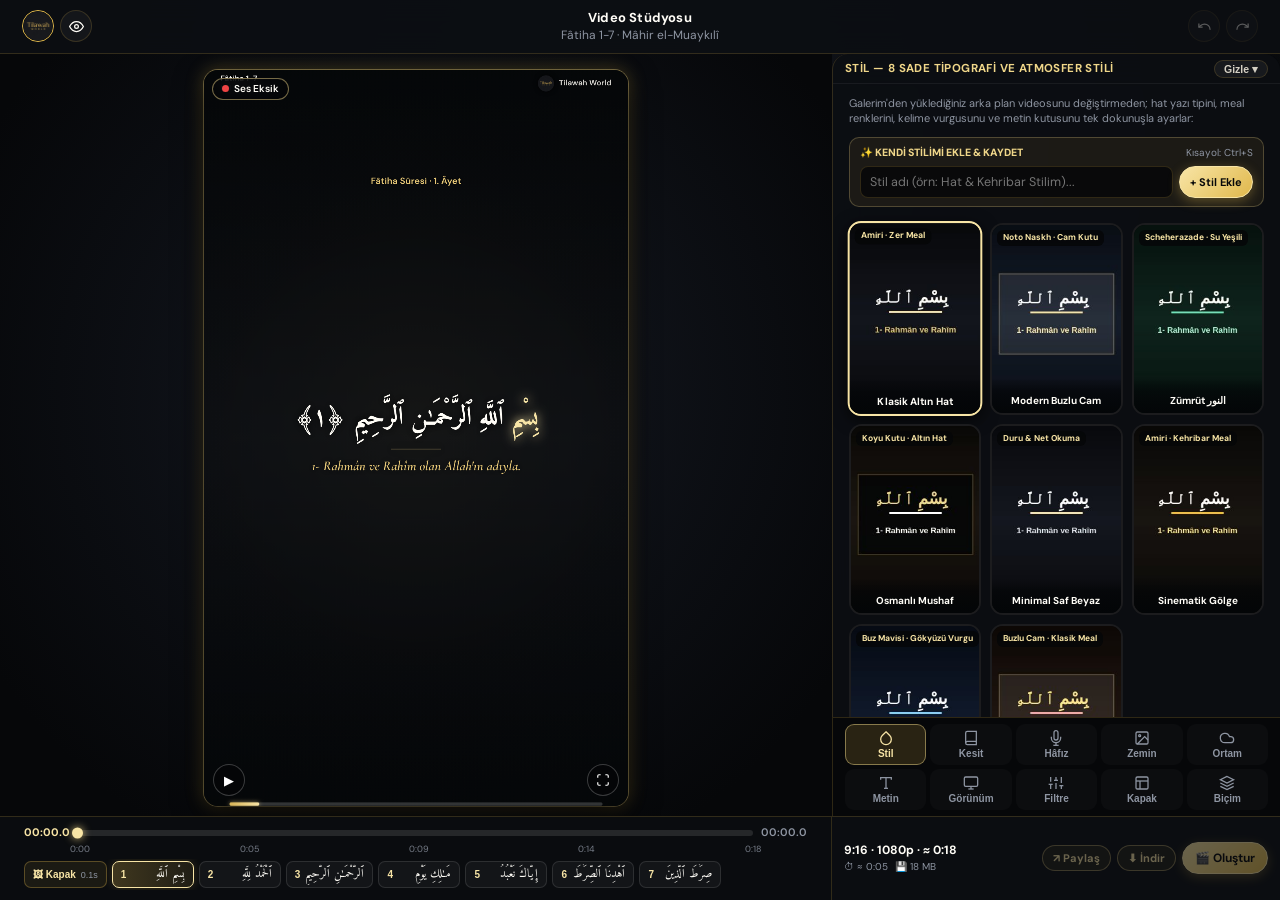
<file: index.html>
<!DOCTYPE html>
<html lang="tr" dir="ltr" data-theme="black">
<head>
  <meta charset="UTF-8" />
  <meta name="viewport" content="width=device-width, initial-scale=1.0, maximum-scale=1.0, user-scalable=no, viewport-fit=cover" />
  <meta name="theme-color" content="#060709" />
  <meta name="apple-mobile-web-app-capable" content="yes" />
  <meta name="apple-mobile-web-app-status-bar-style" content="black-translucent" />
  <meta name="description" content="Tilawah World — Profesyonel Kur'ân-ı Kerîm Tilâveti Video Stüdyosu. Kendi videolarınızla 9:16 Reels, Shorts, TikTok ve YouTube için kelime vurgulu tilâvet videoları üretin." />
  <title>Tilawah World — Kur'ân Tilâveti Video Stüdyosu</title>

  <link rel="manifest" href="manifest.json" />
  <link rel="icon" type="image/png" sizes="192x192" href="icons/icon-192.png" />
  <link rel="apple-touch-icon" sizes="180x180" href="icons/icon-180.png" />

  <link rel="preconnect" href="https://fonts.googleapis.com" />
  <link rel="preconnect" href="https://fonts.gstatic.com" crossorigin />
  <link href="https://fonts.googleapis.com/css2?family=Amiri:ital,wght@0,400;0,700;1,400&family=Cormorant+Garamond:ital,wght@0,500;0,600;0,700;1,600&family=DM+Sans:ital,opsz,wght@0,9..40,400;0,9..40,500;0,9..40,600;0,9..40,700;1,9..40,400&family=Noto+Naskh+Arabic:wght@500;600;700&family=Scheherazade+New:wght@400;700&family=Source+Sans+3:ital,wght@0,400;0,600;0,700;1,400&display=swap" rel="stylesheet" />

  <link rel="stylesheet" href="css/styles.css" />
</head>
<body>
  <!-- Splash Screen -->
  <div id="pwaSplash" class="pwa-splash" aria-hidden="true">
    <div class="splash-logo-wrap">
      <div class="splash-crescent-ring"></div>
      <img id="splashLogoImg" src="icons/logo.png" alt="Tilawah World" class="splash-logo" />
    </div>
    <div class="splash-bismillah">﷽</div>
    <div style="font-size:15px;font-weight:700;color:var(--gold-light);letter-spacing:0.6px;">TİLAWAH WORLD</div>
    <div style="font-size:11.5px;color:var(--text-muted);">Profesyonel Tilâvet Video Stüdyosu</div>
  </div>

  <div class="app-shell">
    <!-- Service Worker Update Notification -->
    <div id="swUpdateBanner" class="sw-banner" role="status">
      <span>✨ Yeni stüdyo sürümü hazır.</span>
      <button id="btnSwReload" type="button" class="btn btn-gold btn-sm">Yenile</button>
    </div>

    <!-- Top Studio Header -->
    <header class="app-header">
      <div class="header-left">
        <img id="headerLogoImg" src="icons/logo.png" alt="Tilawah World" class="brand-logo-mini" title="Temayı Değiştir (Siyah / Zümrüt / Gece)" />
        <button id="btnToggleCleanUI" type="button" class="icon-action-btn" title="Temiz Önizleme (Tuval Üstü Butonları Gizle/Göster)">
          <svg width="15" height="15" viewBox="0 0 24 24" fill="none" stroke="currentColor" stroke-width="2"><path d="M1 12s4-8 11-8 11 8 11 8-4 8-11 8-11-8-11-8z"/><circle cx="12" cy="12" r="3"/></svg>
        </button>
      </div>

      <div class="header-center">
        <div class="header-main-title">Video Stüdyosu</div>
        <div id="headerProjectSummary" class="header-sub-summary">Fâtiha 1-7 · Mâhir el-Muaykılî</div>
      </div>

      <div class="header-right">
        <button id="btnUndo" type="button" class="icon-action-btn" title="Geri Al (Undo)" disabled>
          <svg width="15" height="15" viewBox="0 0 24 24" fill="none" stroke="currentColor" stroke-width="2"><path d="M3 7v6h6"/><path d="M21 17a9 9 0 0 0-9-9 9 9 0 0 0-6 2.3L3 13"/></svg>
        </button>
        <button id="btnRedo" type="button" class="icon-action-btn" title="İleri Al (Redo)" disabled>
          <svg width="15" height="15" viewBox="0 0 24 24" fill="none" stroke="currentColor" stroke-width="2"><path d="M21 7v6h-6"/><path d="M3 17a9 9 0 0 1 9-9 9 9 0 0 1 6 2.3l3 2.7"/></svg>
        </button>
      </div>
    </header>

    <!-- Always-Visible Top Stage & Full-Bleed 9:16 Canvas Preview -->
    <main id="stageArea" class="stage-area">
      <div id="canvasWrap" class="canvas-container">
        <canvas id="studioCanvas" width="1080" height="1920" title="Yazıyı taşımak için parmağınızla sürükleyin"></canvas>

        <!-- Stage Status Pill -->
        <div class="stage-badge">
          <span id="stageSpinner" class="crescent-spinner" style="display:none;"></span>
          <span id="recDot" class="rec-dot"></span>
          <span id="stageStatusLabel">Hazır</span>
        </div>

        <!-- Drag Position Indicator Pill -->
        <div id="stageDragHint" class="stage-drag-hint">✥ Konum: X 0% · Y 0%</div>

        <!-- On-Canvas Play & Fullscreen Buttons -->
        <button id="btnPlayPreview" type="button" class="canvas-corner-btn canvas-play-btn" title="Önizle / Durdur" disabled>
          <span id="lblPlayBtn">▶</span>
        </button>
        <button id="btnFullscreenPreview" type="button" class="canvas-corner-btn canvas-fs-btn" title="Paneli Kapat / Geniş Önizleme">
          <svg width="14" height="14" viewBox="0 0 24 24" fill="none" stroke="currentColor" stroke-width="2"><path d="M8 3H5a2 2 0 0 0-2 2v3m18 0V5a2 2 0 0 0-2-2h-3m0 18h3a2 2 0 0 0 2-2v-3M3 16v3a2 2 0 0 0 2 2h3"/></svg>
        </button>
      </div>
    </main>

    <!-- Unified Studio Timeline + [🖼 Kapak] & Ayah Blocks -->
    <section class="timeline-area" aria-label="Zaman Çizelgesi ve Âyet Şeridi">
      <div class="timeline-scrubber-row">
        <span id="lblCurrentTime" class="tl-time-cur tabular-nums">00:00.0</span>
        <div class="progress-track" id="progressBarTrack" title="Zaman çubuğu">
          <div id="progressBarFill" class="progress-fill"></div>
        </div>
        <span id="lblTotalDuration" class="tl-time-tot tabular-nums">00:00.0</span>
      </div>

      <div class="timeline-ruler-row tabular-nums">
        <span id="tlRuler0">0:00</span>
        <span id="tlRuler1">0:05</span>
        <span id="tlRuler2">0:10</span>
        <span id="tlRuler3">0:15</span>
        <span id="tlRuler4">0:20</span>
      </div>

      <div id="ayahTimelineStrip" class="ayah-timeline-strip"></div>
    </section>

    <!-- Contextual Tool Drawer -->
    <section id="toolDrawer" class="tool-drawer" aria-label="Stüdyo Ayar Çekmecesi">
      <div class="drawer-top-bar">
        <span id="drawerTitle" class="drawer-title">STİL — 8 SADE TİPOGRAFİ VE ATMOSFER STİLİ</span>
        <button id="btnCloseDrawer" type="button" class="drawer-close-btn">Gizle ▾</button>
      </div>

      <div class="drawer-body">
        <!-- 1. STİL (8 Clean Typography & Studio Atmosphere Styles — Zero Geometric/Gradient Shapes!) -->
        <div id="tab-stil" class="tab-pane active">
          <div style="font-size:11px;color:var(--text-muted);margin-bottom:2px;">
            Galerim'den yüklediğiniz arka plan videosunu değiştirmeden; hat yazı tipini, meal renklerini, kelime vurgusunu ve metin kutusunu tek dokunuşla ayarlar:
          </div>
          <div id="stylePresetGrid" class="zemin-grid"></div>
        </div>

        <!-- 2. KESİT -->
        <div id="tab-kesit" class="tab-pane">
          <div class="glass-card">
            <div class="field-label">
              <span>Sûre ve Âyet Aralığı</span>
              <span id="lblAudioReadyState" style="font-size:10px;color:var(--gold-bright);">Hazırlanıyor...</span>
            </div>

            <div class="grid-2">
              <input id="inpSurahSearch" type="search" class="input-box" placeholder="🔍 Sûre ara (Yasin, Mülk, 36)..." />
              <select id="selSurah" class="select-box" aria-label="Sûre Seçimi"></select>
            </div>

            <div style="display:flex;align-items:flex-end;gap:6px;">
              <div style="flex:1;">
                <label for="selAyahStart" style="font-size:10px;color:var(--text-muted);display:block;margin-bottom:2px;">Başlangıç Âyeti</label>
                <select id="selAyahStart" class="select-box tabular-nums"></select>
              </div>
              <div style="flex:1;">
                <label for="selAyahEnd" style="font-size:10px;color:var(--text-muted);display:block;margin-bottom:2px;">Bitiş Âyeti</label>
                <select id="selAyahEnd" class="select-box tabular-nums"></select>
              </div>
              <button id="btnAyahMinus" type="button" class="btn btn-sm" title="Bitiş âyetini 1 azalt" style="height:33px;">-1 Âyet</button>
              <button id="btnAyahPlus" type="button" class="btn btn-sm" title="Bitiş âyetini 1 artır" style="height:33px;">+1 Âyet</button>
            </div>

            <div>
              <label for="selBismillahMode" style="font-size:10px;color:var(--text-muted);display:block;margin-bottom:2px;">Besmele Gösterimi (1. Âyetlerde)</label>
              <select id="selBismillahMode" class="select-box">
                <option value="separate">Üstte Zarif Besmele Tacı Göster</option>
                <option value="first_only">Sadece Sûrenin 1. Âyetinde Göster</option>
                <option value="strip">Besmele Satırını Gizle</option>
              </select>
            </div>

            <div id="ayahAudioAlertBox" class="alert-box error">
              <div style="font-weight:700;">⚠️ Bazı âyetlerin ses dosyası indirilemedi:</div>
              <div id="ayahAudioFailList"></div>
              <div style="display:flex;gap:6px;margin-top:3px;">
                <button id="btnRetryFailedAudio" type="button" class="btn btn-sm">🔄 Tekrar Dene</button>
                <button id="btnContinueTextOnly" type="button" class="btn btn-gold btn-sm">📝 Sadece Metin İle Devam Et</button>
              </div>
            </div>
          </div>

          <div class="glass-card">
            <div class="field-label">Bilinen Kesitler (Tek Dokunuşla Yükle)</div>
            <div id="knownExcerptsList" class="sebat-list"></div>
          </div>
        </div>

        <!-- 3. HÂFIZ -->
        <div id="tab-hafiz" class="tab-pane">
          <div style="display:flex;gap:6px;align-items:center;">
            <input id="inpReciterSearch" type="search" class="input-box" placeholder="🔍 Hâfız ara (Mahir, Afasi, Şureym, Husari)..." />
          </div>
          <div id="recitersListWrap" class="sebat-list"></div>
        </div>

        <!-- 4. ZEMİN (SADECE GALERİM + Dakika:Saniye 00:30-01:45 Video Kırpma + Hız + Ayna + Kendi Sesi!) -->
        <div id="tab-zemin" class="tab-pane">
          <div class="subtab-bar" data-subtab-group="zemin">
            <button type="button" class="subtab-btn active" data-subtab="zemin-galeri">📂 Galerim</button>
            <button type="button" class="subtab-btn" data-subtab="zemin-kesit">✂️ Video Aralığı (00:30–01:45)</button>
            <button type="button" class="subtab-btn" data-subtab="zemin-konum">📐 Hız &amp; Konum</button>
          </div>

          <!-- Zemin Sub-tab 1: Sadece Galerim -->
          <div id="subtab-zemin-galeri" class="subtab-pane active" data-subtab-group="zemin">
            <div class="glass-card">
              <div style="display:flex;align-items:center;justify-content:space-between;gap:6px;">
                <span class="field-label" id="lblGalleryCountTitle">GALERİM (KENDİ VİDEO &amp; GÖRSELLERİM)</span>
                <div style="display:flex;gap:6px;">
                  <label for="inpUploadMedia" class="btn btn-gold btn-sm" style="cursor:pointer;margin:0;">
                    + Video / Görsel Yükle
                    <input id="inpUploadMedia" type="file" accept="*/*" multiple style="display:none;" />
                  </label>
                  <button id="btnClearGallery" type="button" class="btn btn-danger btn-sm" title="Galerim'deki yüklemeleri temizle">Temizle</button>
                </div>
              </div>

              <div id="zeminGrid" class="zemin-grid"></div>

              <div style="display:flex;gap:6px;padding-top:4px;border-top:1px solid rgba(255,255,255,0.06);">
                <input id="inpDirectMediaUrl" type="url" class="input-box" placeholder="Veya doğrudan MP4 video / görsel URL yapıştırın..." />
                <button id="btnAddDirectMediaUrl" type="button" class="btn btn-sm">Ekle</button>
              </div>
            </div>
          </div>

          <!-- Zemin Sub-tab 2: Dakika:Saniye (00:30 - 01:45) Video Aralığı Seçici -->
          <div id="subtab-zemin-kesit" class="subtab-pane" data-subtab-group="zemin">
            <div class="glass-card">
              <div class="field-label">
                <span>✂️ Video Zaman Aralığı (Örn: 00:30 – 01:45)</span>
                <span id="lblBgVideoTotalDur" style="color:var(--gold-bright);">Video bekleniyor</span>
              </div>

              <div style="font-size:11px;color:var(--text-muted);">
                Galerim'den yüklediğiniz videonun istediğiniz dakika ve saniye aralığını arka plan olarak kullanın:
              </div>

              <div class="grid-2">
                <div>
                  <label for="inpTrimStartMMSS" style="font-size:10px;color:var(--text-muted);display:block;margin-bottom:2px;">Başlangıç (Dk:Sn)</label>
                  <input id="inpTrimStartMMSS" type="text" class="input-box tabular-nums" value="00:00" placeholder="Örn: 00:30" />
                </div>
                <div>
                  <label for="inpTrimEndMMSS" style="font-size:10px;color:var(--text-muted);display:block;margin-bottom:2px;">Bitiş (Dk:Sn · 00:00=Sonu)</label>
                  <input id="inpTrimEndMMSS" type="text" class="input-box tabular-nums" value="00:00" placeholder="Örn: 01:45" />
                </div>
              </div>

              <div class="slider-row">
                <div class="slider-header">
                  <span>Başlangıç Noktası Kaydırıcısı</span>
                  <span id="valTrimStartLabel" class="slider-val" data-reset-target="rngTrimStartSec" data-reset-val="0">00:00</span>
                </div>
                <input id="rngTrimStartSec" type="range" min="0" max="300" step="1" value="0" />
              </div>

              <div class="slider-row">
                <div class="slider-header">
                  <span>Bitiş Noktası Kaydırıcısı (0 = Videonun Sonu)</span>
                  <span id="valTrimEndLabel" class="slider-val" data-reset-target="rngTrimEndSec" data-reset-val="0">Tamamı</span>
                </div>
                <input id="rngTrimEndSec" type="range" min="0" max="300" step="1" value="0" />
              </div>

              <div class="sebat-btn-group">
                <button id="btnSetTrimStartNow" type="button" class="btn btn-sm" style="flex:1;">⏱ Şu Anı Başlangıç Yap</button>
                <button id="btnSetTrimEndNow" type="button" class="btn btn-sm" style="flex:1;">⏱ Şu Anı Bitiş Yap</button>
                <button id="btnResetTrimRange" type="button" class="btn btn-sm">↺ Tamamı</button>
              </div>

              <label class="toggle-row">
                <span>Seçili aralık başa dönerken yumuşak geçiş yap</span>
                <input id="chkVideoSmoothLoop" type="checkbox" class="switch-chk" checked />
              </label>
            </div>
          </div>

          <!-- Zemin Sub-tab 3: Video Hızı, Kendi Sesi, Ayna & Konum -->
          <div id="subtab-zemin-konum" class="subtab-pane" data-subtab-group="zemin">
            <div class="glass-card">
              <div class="field-label">Arka Plan Videosu Hızı (Ağır Çekim / Normal)</div>
              <div class="sebat-btn-group" id="bgVideoSpeedGroup">
                <button type="button" class="sebat-opt-btn" data-vspeed="0.5">0.5x Ağır</button>
                <button type="button" class="sebat-opt-btn" data-vspeed="0.75">0.75x Yavaş</button>
                <button type="button" class="sebat-opt-btn active" data-vspeed="1">1.0x Normal</button>
                <button type="button" class="sebat-opt-btn" data-vspeed="1.25">1.25x Hızlı</button>
              </div>

              <div class="slider-row" style="margin-top:2px;">
                <div class="slider-header">
                  <span>Videonun Kendi Sesini Kullan (Kayda Girer)</span>
                  <span id="valZeminVideoVol" class="slider-val" data-reset-target="rngZeminVideoVol" data-reset-val="0">%0 (Sessiz)</span>
                </div>
                <input id="rngZeminVideoVol" type="range" min="0" max="100" step="5" value="0" />
              </div>

              <label class="toggle-row">
                <span>↔ Videoyu / Görseli Yatay Çevir (Ayna Modu)</span>
                <input id="chkBgMirror" type="checkbox" class="switch-chk" />
              </label>

              <div class="slider-row">
                <div class="slider-header">
                  <span>Yakınlaştırma (Zoom)</span>
                  <span id="valBgZoom" class="slider-val" data-reset-target="rngBgZoom" data-reset-val="100">1.00x</span>
                </div>
                <input id="rngBgZoom" type="range" min="100" max="180" step="2" value="100" />
              </div>

              <div class="grid-2">
                <div class="slider-row">
                  <div class="slider-header">
                    <span>Yatay Kaydırma (X)</span>
                    <span id="valBgPanX" class="slider-val" data-reset-target="rngBgPanX" data-reset-val="0">0%</span>
                  </div>
                  <input id="rngBgPanX" type="range" min="-35" max="35" step="1" value="0" />
                </div>
                <div class="slider-row">
                  <div class="slider-header">
                    <span>Dikey Kaydırma (Y)</span>
                    <span id="valBgPanY" class="slider-val" data-reset-target="rngBgPanY" data-reset-val="0">0%</span>
                  </div>
                  <input id="rngBgPanY" type="range" min="-35" max="35" step="1" value="0" />
                </div>
              </div>
            </div>
          </div>
        </div>

        <!-- 5. ORTAM -->
        <div id="tab-ortam" class="tab-pane">
          <div class="glass-card">
            <div class="slider-row">
              <div class="slider-header">
                <span>Ortam Sesi Seviyesi</span>
                <span id="valAmbientVol" class="slider-val" data-reset-target="rngAmbientVol" data-reset-val="22">%22</span>
              </div>
              <input id="rngAmbientVol" type="range" min="0" max="100" step="1" value="22" />
            </div>
          </div>

          <div id="ambientSoundList" class="sebat-list"></div>

          <div class="glass-card">
            <div class="field-label">Kıraat, Zemin Sesi &amp; Geçiş Ayarları</div>
            <div class="slider-row">
              <div class="slider-header">
                <span>Hâfız Kıraat Ses Seviyesi</span>
                <span id="valReciterVol" class="slider-val" data-reset-target="rngReciterVol" data-reset-val="100">%100</span>
              </div>
              <input id="rngReciterVol" type="range" min="20" max="100" step="2" value="100" />
            </div>

            <div class="grid-2">
              <div>
                <label for="selVideoAudioMode" style="font-size:10px;color:var(--text-muted);display:block;margin-bottom:2px;">Zemin Videosu Sesi</label>
                <select id="selVideoAudioMode" class="select-box">
                  <option value="muted">Sessiz</option>
                  <option value="mix">Kıraatle Miksle (Kayda Girer)</option>
                </select>
              </div>
              <div class="slider-row" style="justify-content:flex-end;">
                <div class="slider-header">
                  <span>Zemin Video Sesi</span>
                  <span id="valBgVideoVol" class="slider-val" data-reset-target="rngBgVideoVol" data-reset-val="0">%0</span>
                </div>
                <input id="rngBgVideoVol" type="range" min="0" max="100" step="5" value="0" />
              </div>
            </div>

            <div class="slider-row">
              <div class="slider-header">
                <span>Âyet Arası Boşluk Kırpma (Gapless)</span>
                <span id="valGaplessTrim" class="slider-val" data-reset-target="rngGaplessTrim" data-reset-val="0.25">0.25 sn</span>
              </div>
              <input id="rngGaplessTrim" type="range" min="0" max="0.9" step="0.05" value="0.25" />
            </div>

            <div class="grid-2">
              <div>
                <label for="selSmoothFadeOut" style="font-size:10px;color:var(--text-muted);display:block;margin-bottom:2px;">Video Sonu Kapanış</label>
                <select id="selSmoothFadeOut" class="select-box">
                  <option value="on">Yumuşak Kapanış (1.2sn Fade)</option>
                  <option value="off">Anında Bitir</option>
                </select>
              </div>
              <div>
                <label for="selAudioFailPolicy" style="font-size:10px;color:var(--text-muted);display:block;margin-bottom:2px;">Ses İndirilemezse</label>
                <select id="selAudioFailPolicy" class="select-box">
                  <option value="strict">Uyarı Ver &amp; Bekle</option>
                  <option value="text_only">Otomatik Metin Moduna Geç</option>
                </select>
              </div>
            </div>
          </div>
        </div>

        <!-- 6. METİN (Hap Alt Sekmeli: [Arapça Hat] · [Türkçe Meal] · [İngilizce Meal] · [Kelime Vurgusu]) -->
        <div id="tab-metin" class="tab-pane">
          <div class="subtab-bar" data-subtab-group="metin">
            <button type="button" class="subtab-btn active" data-subtab="metin-ar">Arapça Hat</button>
            <button type="button" class="subtab-btn" data-subtab="metin-tr">Türkçe Meal</button>
            <button type="button" class="subtab-btn" data-subtab="metin-en">İngilizce Meal</button>
            <button type="button" class="subtab-btn" data-subtab="metin-hl">Kelime Vurgusu</button>
          </div>

          <!-- Sub-tab 1: Arapça Hat -->
          <div id="subtab-metin-ar" class="subtab-pane active" data-subtab-group="metin">
            <div class="glass-card">
              <div class="field-label">Arapça Hat Yazı Tipi</div>
              <div class="sebat-btn-group" id="arabicFontGroup">
                <button type="button" class="sebat-opt-btn active" data-arfont="Amiri" style="font-family:'Amiri',serif;font-size:15px;">Amiri Klasik</button>
                <button type="button" class="sebat-opt-btn" data-arfont="Scheherazade New" style="font-family:'Scheherazade New',serif;font-size:15px;">Scheherazade</button>
                <button type="button" class="sebat-opt-btn" data-arfont="Noto Naskh Arabic" style="font-family:'Noto Naskh Arabic',serif;font-size:14px;">Noto Naskh</button>
              </div>

              <div class="field-label" style="margin-top:2px;">
                <span>Arapça Renk</span>
                <span id="lblArabicColorName" style="color:var(--text-main);">Fildişi</span>
              </div>
              <div style="display:flex;align-items:center;gap:8px;">
                <div id="arabicColorSwatches" class="swatch-row" style="flex:1;"></div>
                <input id="inpArabicColor" type="color" value="#FFFDF7" class="color-picker-mini" title="Özel Arapça Rengi Seç" />
              </div>

              <div class="slider-row">
                <div class="slider-header">
                  <span>Arapça Hat Boyutu</span>
                  <span id="valArabicSize" class="slider-val" data-reset-target="rngArabicSize" data-reset-val="44">44 px</span>
                </div>
                <input id="rngArabicSize" type="range" min="26" max="76" step="1" value="44" />
              </div>

              <div class="grid-2">
                <div class="slider-row">
                  <div class="slider-header">
                    <span>Harf Aralığı</span>
                    <span id="valArabicLetterSpacing" class="slider-val" data-reset-target="rngArabicLetterSpacing" data-reset-val="0">0 px</span>
                  </div>
                  <input id="rngArabicLetterSpacing" type="range" min="0" max="6" step="0.5" value="0" />
                </div>
                <div class="slider-row">
                  <div class="slider-header">
                    <span>Metin Gölgesi</span>
                    <span id="valTextShadow" class="slider-val" data-reset-target="rngTextShadow" data-reset-val="14">14 px</span>
                  </div>
                  <input id="rngTextShadow" type="range" min="0" max="32" step="2" value="14" />
                </div>
              </div>
            </div>
          </div>

          <!-- Sub-tab 2: Türkçe Meal -->
          <div id="subtab-metin-tr" class="subtab-pane" data-subtab-group="metin">
            <div class="glass-card">
              <div class="field-label">Türkçe Meal Kaynağı</div>
              <div class="sebat-btn-group" id="mealEditionGroup">
                <button type="button" class="sebat-opt-btn active" data-edition="tr.diyanet">Diyanet İşleri</button>
                <button type="button" class="sebat-opt-btn" data-edition="tr.yazir">Elmalılı Hamdi Yazır</button>
                <button type="button" class="sebat-opt-btn" data-edition="tr.vakfi">Diyanet Vakfı</button>
              </div>

              <div class="field-label" style="margin-top:2px;">Meal Yazı Stili</div>
              <div class="sebat-btn-group" id="mealStyleGroup">
                <button type="button" class="sebat-opt-btn" data-mstyle="sade">Sade</button>
                <button type="button" class="sebat-opt-btn" data-mstyle="kitap">Kitap</button>
                <button type="button" class="sebat-opt-btn" data-mstyle="klasik">Klasik</button>
                <button type="button" class="sebat-opt-btn" data-mstyle="italik">İtalik</button>
                <button type="button" class="sebat-opt-btn active" data-mstyle="zarif">Zarif</button>
                <button type="button" class="sebat-opt-btn" data-mstyle="edebi">Edebî</button>
              </div>

              <div class="field-label" style="margin-top:2px;">
                <span>Türkçe Meal Rengi</span>
                <span id="lblMealColorName" style="color:var(--text-main);">Zer Altın</span>
              </div>
              <div style="display:flex;align-items:center;gap:8px;">
                <div id="mealColorSwatches" class="swatch-row" style="flex:1;"></div>
                <input id="inpMealColor" type="color" value="#E8C978" class="color-picker-mini" title="Özel Türkçe Meal Rengi Seç" />
              </div>

              <div class="slider-row">
                <div class="slider-header">
                  <span>Türkçe Meal Yazı Boyutu</span>
                  <span id="valMealSize" class="slider-val" data-reset-target="rngMealSize" data-reset-val="23">23 px</span>
                </div>
                <input id="rngMealSize" type="range" min="14" max="42" step="1" value="23" />
              </div>

              <div class="field-label" style="margin-top:2px;">Âyet Numarası Biçimi (Türkçe &amp; İngilizce Mealde)</div>
              <div class="sebat-btn-group" id="mealNumFormatGroup">
                <button type="button" class="sebat-opt-btn active" data-numfmt="hyphen">1- Meal</button>
                <button type="button" class="sebat-opt-btn" data-numfmt="dot">1. Meal</button>
                <button type="button" class="sebat-opt-btn" data-numfmt="bracket">[1] Meal</button>
                <button type="button" class="sebat-opt-btn" data-numfmt="none">Numarasız</button>
              </div>
            </div>
          </div>

          <!-- Sub-tab 3: İngilizce Meal -->
          <div id="subtab-metin-en" class="subtab-pane" data-subtab-group="metin">
            <div class="glass-card">
              <label class="toggle-row">
                <span>Videoda İngilizce Meali Göster (Sahih International)</span>
                <input id="chkShowEnMealQuick" type="checkbox" class="switch-chk" />
              </label>

              <div class="field-label" style="margin-top:2px;">
                <span>İngilizce Meal Rengi</span>
                <span id="lblEnColorName" style="color:var(--text-main);">Gümüş Gri</span>
              </div>
              <div style="display:flex;align-items:center;gap:8px;">
                <div id="enColorSwatches" class="swatch-row" style="flex:1;"></div>
                <input id="inpEnMealColor" type="color" value="#CBD5E1" class="color-picker-mini" title="Özel İngilizce Meal Rengi Seç" />
              </div>

              <div class="slider-row">
                <div class="slider-header">
                  <span>İngilizce Meal Yazı Boyutu</span>
                  <span id="valEnMealSize" class="slider-val" data-reset-target="rngEnMealSize" data-reset-val="18">18 px</span>
                </div>
                <input id="rngEnMealSize" type="range" min="12" max="34" step="1" value="18" />
              </div>

              <div style="font-size:11px;color:var(--text-muted);">
                💡 İngilizce mealin başında da seçtiğiniz biçimde (örn. <b>1- In the name of Allah...</b>) âyet numarası otomatik yer alır.
              </div>
            </div>
          </div>

          <!-- Sub-tab 4: Okunan Kelime Vurgusu -->
          <div id="subtab-metin-hl" class="subtab-pane" data-subtab-group="metin">
            <div class="glass-card">
              <div class="field-label">Okunan Kelime Vurgusu</div>
              <div class="sebat-btn-group" id="wordHighlightGroup">
                <button type="button" class="sebat-opt-btn active" data-wh="on">✨ Vurgulu (Kelime Takibi Açık)</button>
                <button type="button" class="sebat-opt-btn" data-wh="off">Normal (Vurgusuz)</button>
              </div>

              <div class="field-label" style="margin-top:2px;">
                <span>Okunan Kelime Vurgu Rengi</span>
                <span id="lblHighlightColorName" style="color:var(--text-main);">Altın Nûr</span>
              </div>
              <div style="display:flex;align-items:center;gap:8px;">
                <div id="highlightColorSwatches" class="swatch-row" style="flex:1;"></div>
                <input id="inpHighlightColor" type="color" value="#F8E5A6" class="color-picker-mini" title="Özel Kelime Vurgu Rengi Seç" />
              </div>

              <div class="field-label" style="margin-top:2px;">Vurgu Görünüm Stili</div>
              <div class="sebat-btn-group" id="highlightStyleGroup">
                <button type="button" class="sebat-opt-btn active" data-hlstyle="glow">Renk &amp; Işıma</button>
                <button type="button" class="sebat-opt-btn" data-hlstyle="underline">Alt Çizgi &amp; Işıma</button>
                <button type="button" class="sebat-opt-btn" data-hlstyle="pill_scale">Yumuşak Kutu &amp; Büyüme</button>
              </div>

              <div class="slider-row">
                <div class="slider-header">
                  <span>Kelime Senkron İnce Ayarı (Erken / Geç)</span>
                  <span id="valWordTimingOffset" class="slider-val" data-reset-target="rngWordTimingOffset" data-reset-val="0">0.00 sn</span>
                </div>
                <input id="rngWordTimingOffset" type="range" min="-0.5" max="0.5" step="0.05" value="0" />
              </div>
            </div>
          </div>
        </div>

        <!-- 7. GÖRÜNÜM -->
        <div id="tab-gorunum" class="tab-pane">
          <div class="glass-card">
            <div class="field-label">Altyazı &amp; Dil Düzeni</div>
            <div class="sebat-btn-group" id="subtitleModeGroup">
              <button type="button" class="sebat-opt-btn active" data-submode="tr">Arapça + Türkçe</button>
              <button type="button" class="sebat-opt-btn" data-submode="both">Arapça + TR + EN</button>
              <button type="button" class="sebat-opt-btn" data-submode="en">Arapça + İngilizce</button>
              <button type="button" class="sebat-opt-btn" data-submode="ar_only">Sadece Arapça</button>
              <button type="button" class="sebat-opt-btn" data-submode="meal_only">Sadece Meal</button>
              <button type="button" class="sebat-opt-btn" data-submode="blank">Metinsiz</button>
            </div>
          </div>

          <div class="glass-card">
            <div class="field-label">Video İçi Süre İlerleme Şeridi &amp; Sûre Başlığı</div>
            <div class="grid-2">
              <div>
                <label for="selInVideoProgressBar" style="font-size:10px;color:var(--text-muted);display:block;margin-bottom:2px;">Video İçi Süre Şeridi</label>
                <select id="selInVideoProgressBar" class="select-box">
                  <option value="bottom">Alt Kenarda İnce Altın Şerit</option>
                  <option value="under_text">Âyetin Altında Zarif Çizgi</option>
                  <option value="top">Üst Kenarda İnce Şerit</option>
                  <option value="off">Kapalı (Videoda Gösterme)</option>
                </select>
              </div>
              <div>
                <label for="selInVideoSurahHeader" style="font-size:10px;color:var(--text-muted);display:block;margin-bottom:2px;">Sûre &amp; Âyet Başlığı</label>
                <select id="selInVideoSurahHeader" class="select-box">
                  <option value="both">Ortada Sûre Şeridi + Sol Üst Köşe</option>
                  <option value="center_banner">Sadece Ortada Sûre &amp; Âyet Şeridi</option>
                  <option value="corner_only">Sadece Sol Üst Köşe Yazısı</option>
                  <option value="off">Gizle</option>
                </select>
              </div>
            </div>

            <div class="sebat-btn-group">
              <button type="button" id="btnCornerSurah" class="sebat-opt-btn active">Köşede Sûre</button>
              <button type="button" id="btnCornerAyahs" class="sebat-opt-btn active">Köşede Âyetler</button>
              <button type="button" id="btnCornerReciter" class="sebat-opt-btn active">Köşede Hâfız</button>
            </div>
          </div>

          <div class="glass-card">
            <div class="field-label">Metin Kutusu &amp; Okunabilirlik</div>
            <div class="sebat-btn-group" id="textBoxStyleGroup">
              <button type="button" class="sebat-opt-btn active" data-box="none">Kutusuz</button>
              <button type="button" class="sebat-opt-btn" data-box="frosted">Buzlu Cam</button>
              <button type="button" class="sebat-opt-btn" data-box="dark_pill">Koyu Kutu</button>
            </div>
            <div class="sebat-btn-group" id="textReadabilityGroup">
              <button type="button" class="sebat-opt-btn active" data-read="shadow">Gölge</button>
              <button type="button" class="sebat-opt-btn" data-read="outline">Dış Kontur</button>
              <button type="button" class="sebat-opt-btn" data-read="plain">Yumuşak</button>
            </div>
          </div>

          <div class="glass-card">
            <div class="field-label">Metin Konumu (Tuvalde Parmağınızla da Sürükleyebilirsiniz)</div>
            <div class="sebat-btn-group" id="textAlignPosGroup">
              <button type="button" class="sebat-opt-btn" data-pos="top">Üst</button>
              <button type="button" class="sebat-opt-btn active" data-pos="center">Orta</button>
              <button type="button" class="sebat-opt-btn" data-pos="bottom">Alt</button>
            </div>

            <div class="grid-2">
              <div class="slider-row">
                <div class="slider-header">
                  <span>Dikey Konum (Y)</span>
                  <span id="valTextOffsetY" class="slider-val" data-reset-target="rngTextOffsetY" data-reset-val="0">0%</span>
                </div>
                <input id="rngTextOffsetY" type="range" min="-30" max="30" step="1" value="0" />
              </div>
              <div class="slider-row">
                <div class="slider-header">
                  <span>Yatay Konum (X)</span>
                  <span id="valTextOffsetX" class="slider-val" data-reset-target="rngTextOffsetX" data-reset-val="0">0%</span>
                </div>
                <input id="rngTextOffsetX" type="range" min="-25" max="25" step="1" value="0" />
              </div>
            </div>

            <div>
              <label style="font-size:10px;color:var(--text-muted);display:block;margin-bottom:3px;">Âyet Geçiş Efekti</label>
              <div class="sebat-btn-group" id="transitionModeGroup">
                <button type="button" class="sebat-opt-btn active" data-trans="soft">Yumuşak Belirme</button>
                <button type="button" class="sebat-opt-btn" data-trans="slide">Yukarı Süzülme</button>
                <button type="button" class="sebat-opt-btn" data-trans="none">Anında</button>
              </div>
            </div>
          </div>
        </div>

        <!-- 8. FİLTRE -->
        <div id="tab-filtre" class="tab-pane">
          <div class="glass-card">
            <div class="slider-row">
              <div class="slider-header">
                <span>Karartma (Okunabilirlik İçin)</span>
                <span id="valBgDim" class="slider-val" data-reset-target="rngBgDim" data-reset-val="40">%40</span>
              </div>
              <input id="rngBgDim" type="range" min="0" max="85" step="1" value="40" />
            </div>

            <label class="toggle-row">
              <span>Zemin değiştiğinde karartma oranımı koru</span>
              <input id="chkLockBgDim" type="checkbox" class="switch-chk" />
            </label>

            <div class="slider-row">
              <div class="slider-header">
                <span>Arka Plan Bulanıklık (Blur)</span>
                <span id="valBgBlur" class="slider-val" data-reset-target="rngBgBlur" data-reset-val="0">%0</span>
              </div>
              <input id="rngBgBlur" type="range" min="0" max="20" step="1" value="0" />
            </div>

            <div class="grid-2">
              <div class="slider-row">
                <div class="slider-header">
                  <span>Parlaklık</span>
                  <span id="valBrightnessOffset" class="slider-val" data-reset-target="rngBrightnessOffset" data-reset-val="0">0</span>
                </div>
                <input id="rngBrightnessOffset" type="range" min="-40" max="40" step="2" value="0" />
              </div>

              <div class="slider-row">
                <div class="slider-header">
                  <span>Renk Sıcaklığı</span>
                  <span id="valBgWarmth" class="slider-val" data-reset-target="rngBgWarmth" data-reset-val="0">0</span>
                </div>
                <input id="rngBgWarmth" type="range" min="-50" max="50" step="2" value="0" />
              </div>
            </div>
          </div>

          <div class="glass-card">
            <div class="field-label">Atmosferik Parçacık Efekti</div>
            <div class="grid-2">
              <select id="selVisualEffect" class="select-box">
                <option value="none">Efekt Yok</option>
                <option value="rain">Rahmet Yağmuru</option>
                <option value="snow">Huzurlu Kar</option>
                <option value="dust">Altın Zerreler</option>
                <option value="sparks">Kıvılcım Korları</option>
                <option value="stars">Gece Yıldızları</option>
              </select>
              <div class="slider-row" style="justify-content:center;">
                <div class="slider-header">
                  <span>Yoğunluk</span>
                  <span id="valEffectIntensity" class="slider-val" data-reset-target="rngEffectIntensity" data-reset-val="65">%65</span>
                </div>
                <input id="rngEffectIntensity" type="range" min="15" max="100" step="5" value="65" />
              </div>
            </div>
          </div>
        </div>

        <!-- 9. KAPAK (Arapça & Türkçe Sûre Adı Ayrı Düzenleme + Mükerrer "Sûre" Engelleme!) -->
        <div id="tab-kapak" class="tab-pane">
          <div class="subtab-bar" data-subtab-group="kapak">
            <button type="button" class="subtab-btn active" data-subtab="kapak-text">Şablon &amp; Sûre Adı</button>
            <button type="button" class="subtab-btn" data-subtab="kapak-pos">Boyut &amp; Konum</button>
          </div>

          <!-- Sub-tab 1: Şablon & Arapça/Türkçe Sûre Adı Düzenleme -->
          <div id="subtab-kapak-text" class="subtab-pane active" data-subtab-group="kapak">
            <div class="glass-card">
              <div class="field-label">Kapak Şablonu (9 Tasarım)</div>
              <div id="coverTemplateChips" class="chip-scroll"></div>

              <div class="field-label" style="margin-top:2px;">Kapağın Âyeti</div>
              <div id="coverAyahCircles" class="circle-num-row tabular-nums"></div>

              <div class="grid-2">
                <div>
                  <div style="display:flex;align-items:center;justify-content:space-between;margin-bottom:2px;">
                    <label for="inpCoverSurahNameAr" style="font-size:10px;color:var(--text-muted);">Arapça Sûre Adı</label>
                    <label style="font-size:10px;color:var(--gold-light);display:flex;align-items:center;gap:3px;cursor:pointer;">
                      <input id="chkCoverShowArSurah" type="checkbox" checked /> Göster
                    </label>
                  </div>
                  <input id="inpCoverSurahNameAr" type="text" dir="rtl" class="input-box" style="font-family:'Amiri',serif;font-size:15px;" placeholder="الفاتحة" />
                </div>

                <div>
                  <div style="display:flex;align-items:center;justify-content:space-between;margin-bottom:2px;">
                    <label for="inpCoverSurahName" style="font-size:10px;color:var(--text-muted);">Türkçe Sûre Adı</label>
                    <label style="font-size:10px;color:var(--gold-light);display:flex;align-items:center;gap:3px;cursor:pointer;">
                      <input id="chkCoverShowTrSurah" type="checkbox" checked /> Göster
                    </label>
                  </div>
                  <div style="display:flex;gap:4px;">
                    <input id="inpCoverSurahName" type="text" class="input-box" placeholder="Fâtiha Sûresi" />
                    <button id="btnResetCoverSurahName" type="button" class="btn btn-sm" title="Arapça ve Türkçe sûre adını varsayılana sıfırla">↺</button>
                  </div>
                </div>
              </div>

              <div class="grid-2">
                <div>
                  <label for="inpCoverTitle" style="font-size:10px;color:var(--text-muted);display:block;margin-bottom:2px;">Özel Üst Başlık (Opsiyonel)</label>
                  <input id="inpCoverTitle" type="text" class="input-box" placeholder="Örn: Günün Âyeti..." />
                </div>
                <div>
                  <label for="inpCoverSubtitle" style="font-size:10px;color:var(--text-muted);display:block;margin-bottom:2px;">Özel Alt Başlık / Meal</label>
                  <input id="inpCoverSubtitle" type="text" class="input-box" placeholder="Boşsa âyet meali yazılır..." />
                </div>
              </div>

              <label class="toggle-row">
                <span>Sûre adı büyük gösterilsin</span>
                <input id="chkCoverLargeSurah" type="checkbox" class="switch-chk" checked />
              </label>
              <label class="toggle-row">
                <span>Videonun ilk 1.2 saniyesine kapak ekle</span>
                <input id="chkCoverWithVideo" type="checkbox" class="switch-chk" checked />
              </label>
              <label class="toggle-row">
                <span>Şu an tuvalde kapağı önizle</span>
                <input id="chkPreviewCoverNow" type="checkbox" class="switch-chk" />
              </label>
            </div>
          </div>

          <!-- Sub-tab 2: Kapak Boyut & Konum -->
          <div id="subtab-kapak-pos" class="subtab-pane" data-subtab-group="kapak">
            <div class="glass-card">
              <div class="field-label">Kapak Metin Boyutu ve Konumu (Tuvalde de Sürüklenebilir)</div>

              <div class="slider-row">
                <div class="slider-header">
                  <span>Kapak Yazı Boyutu Ölçeği</span>
                  <span id="valCoverScale" class="slider-val" data-reset-target="rngCoverScale" data-reset-val="100">%100</span>
                </div>
                <input id="rngCoverScale" type="range" min="60" max="160" step="5" value="100" />
              </div>

              <div class="grid-2">
                <div>
                  <label for="selCoverPos" style="font-size:10px;color:var(--text-muted);display:block;margin-bottom:2px;">Hızlı Hizalama</label>
                  <select id="selCoverPos" class="select-box">
                    <option value="top">Üst Bölge</option>
                    <option value="center" selected>Tam Merkez</option>
                    <option value="bottom">Alt Bölge</option>
                  </select>
                </div>
                <div>
                  <label for="selCoverBgOverride" style="font-size:10px;color:var(--text-muted);display:block;margin-bottom:2px;">Kapak Zemini</label>
                  <select id="selCoverBgOverride" class="select-box">
                    <option value="same">Video Zemini İle Aynı</option>
                    <option value="dark_emerald">Derin Zümrüt &amp; Altın</option>
                    <option value="pure_black">Saf Siyah &amp; Altın</option>
                    <option value="royal_navy">Gece Mavisi &amp; Altın</option>
                  </select>
                </div>
              </div>

              <div class="grid-2">
                <div class="slider-row">
                  <div class="slider-header">
                    <span>Dikey Konum (Y)</span>
                    <span id="valCoverOffsetY" class="slider-val" data-reset-target="rngCoverOffsetY" data-reset-val="0">0%</span>
                  </div>
                  <input id="rngCoverOffsetY" type="range" min="-35" max="35" step="1" value="0" />
                </div>
                <div class="slider-row">
                  <div class="slider-header">
                    <span>Yatay Konum (X)</span>
                    <span id="valCoverOffsetX" class="slider-val" data-reset-target="rngCoverOffsetX" data-reset-val="0">0%</span>
                  </div>
                  <input id="rngCoverOffsetX" type="range" min="-30" max="30" step="1" value="0" />
                </div>
              </div>

              <button id="btnDownloadCoverPng" type="button" class="btn btn-gold" style="width:100%;">🖼 Kapağı PNG Olarak İndir</button>
            </div>
          </div>
        </div>

        <!-- 10. BİÇİM -->
        <div id="tab-bicim" class="tab-pane">
          <div class="subtab-bar" data-subtab-group="bicim">
            <button type="button" class="subtab-btn active" data-subtab="bicim-res">Boyut &amp; Kalite</button>
            <button type="button" class="subtab-btn" data-subtab="bicim-logo">Logo &amp; İmza</button>
            <button type="button" class="subtab-btn" data-subtab="bicim-share">Ön Ayar &amp; Paylaş</button>
          </div>

          <!-- Sub-tab 1: Boyut & Kalite -->
          <div id="subtab-bicim-res" class="subtab-pane active" data-subtab-group="bicim">
            <div class="glass-card">
              <div class="field-label">Video En-Boy Oranı</div>
              <div class="sebat-list" id="ratioCardsList">
                <div class="sebat-list-item active" data-ratio="9:16">
                  <div class="sebat-item-left">
                    <div class="sebat-item-title">9:16 Dikey (Varsayılan)</div>
                    <div class="sebat-item-sub">Reels, Shorts, TikTok, Hikaye</div>
                  </div>
                  <span class="ratio-dot" style="color:var(--gold-bright);">●</span>
                </div>
                <div class="sebat-list-item" data-ratio="4:5">
                  <div class="sebat-item-left">
                    <div class="sebat-item-title">4:5 Portre</div>
                    <div class="sebat-item-sub">Instagram / Facebook Gönderi</div>
                  </div>
                  <span class="ratio-dot" style="color:var(--gold-bright);"></span>
                </div>
                <div class="sebat-list-item" data-ratio="1:1">
                  <div class="sebat-item-left">
                    <div class="sebat-item-title">1:1 Kare</div>
                    <div class="sebat-item-sub">Kare Akış &amp; WhatsApp</div>
                  </div>
                  <span class="ratio-dot" style="color:var(--gold-bright);"></span>
                </div>
                <div class="sebat-list-item" data-ratio="16:9">
                  <div class="sebat-item-left">
                    <div class="sebat-item-title">16:9 Yatay</div>
                    <div class="sebat-item-sub">YouTube, TV ve Sunum</div>
                  </div>
                  <span class="ratio-dot" style="color:var(--gold-bright);"></span>
                </div>
              </div>

              <div class="field-label" style="margin-top:2px;">Çözünürlük ve Kayıt Kalitesi</div>
              <div class="sebat-btn-group" id="qualityGroup">
                <button type="button" class="sebat-opt-btn" data-res="720">720p HD (Hızlı)</button>
                <button type="button" class="sebat-opt-btn active" data-res="1080">1080p Full HD (Keskin)</button>
              </div>

              <div class="grid-3">
                <div>
                  <label for="selBitrateMbps" style="font-size:10px;color:var(--text-muted);display:block;margin-bottom:2px;">Bitrate</label>
                  <select id="selBitrateMbps" class="select-box">
                    <option value="5">5 Mbps</option>
                    <option value="8" selected>8 Mbps</option>
                    <option value="12">12 Mbps</option>
                  </select>
                </div>
                <div>
                  <label for="selExportEngine" style="font-size:10px;color:var(--text-muted);display:block;margin-bottom:2px;">Kayıt Motoru</label>
                  <select id="selExportEngine" class="select-box">
                    <option value="auto" selected>Otomatik MP4</option>
                    <option value="webcodecs">H.264 Öncelikli</option>
                    <option value="mediarecorder">Standart</option>
                  </select>
                </div>
                <div>
                  <label for="selFileNameFormat" style="font-size:10px;color:var(--text-muted);display:block;margin-bottom:2px;">Dosya Adı</label>
                  <select id="selFileNameFormat" class="select-box">
                    <option value="surah_ayah_reciter" selected>Sûre_Âyet_Hâfız</option>
                    <option value="tilawah_date">Tilawah_Tarih</option>
                  </select>
                </div>
              </div>
            </div>
          </div>

          <!-- Sub-tab 2: Logo & İmza -->
          <div id="subtab-bicim-logo" class="subtab-pane" data-subtab-group="bicim">
            <div class="glass-card">
              <label class="toggle-row">
                <span>Videoda Logo ve İmza Göster (512px Net Kalite)</span>
                <input id="chkShowSignature" type="checkbox" class="switch-chk" checked />
              </label>

              <div class="grid-2">
                <div>
                  <label for="selLogoPos" style="font-size:10px;color:var(--text-muted);display:block;margin-bottom:2px;">Logo Konumu</label>
                  <select id="selLogoPos" class="select-box">
                    <option value="top-right" selected>Sağ Üst Köşe</option>
                    <option value="top-left">Sol Üst Köşe</option>
                    <option value="bottom-center">Alt Orta (Süre Şeridi Üstü)</option>
                    <option value="floating">Yüzen Filigran</option>
                    <option value="hidden">Gizle</option>
                  </select>
                </div>
                <div>
                  <label for="inpWatermarkText" style="font-size:10px;color:var(--text-muted);display:block;margin-bottom:2px;">Kanal / İmza Metni</label>
                  <input id="inpWatermarkText" type="text" class="input-box" value="Tilawah World" placeholder="Kanal veya sayfa adı..." />
                </div>
              </div>

              <div class="grid-2">
                <div class="slider-row">
                  <div class="slider-header">
                    <span>Logo Boyutu</span>
                    <span id="valLogoScale" class="slider-val" data-reset-target="rngLogoScale" data-reset-val="100">%100</span>
                  </div>
                  <input id="rngLogoScale" type="range" min="60" max="160" step="5" value="100" />
                </div>
                <div class="slider-row">
                  <div class="slider-header">
                    <span>Logo Saydamlığı</span>
                    <span id="valLogoOpacity" class="slider-val" data-reset-target="rngLogoOpacity" data-reset-val="90">%90</span>
                  </div>
                  <input id="rngLogoOpacity" type="range" min="20" max="100" step="5" value="90" />
                </div>
              </div>
            </div>
          </div>

          <!-- Sub-tab 3: Ön Ayar, Sosyal Medya Hashtag & Yedekleme -->
          <div id="subtab-bicim-share" class="subtab-pane" data-subtab-group="bicim">
            <div class="glass-card">
              <div style="display:flex;align-items:center;justify-content:space-between;">
                <span class="field-label">Sosyal Medya Açıklaması &amp; Etiketler</span>
                <div style="display:flex;gap:4px;">
                  <select id="selCaptionPlatform" class="select-box" style="width:auto;padding:3px 7px;font-size:11px;">
                    <option value="reels">Reels</option>
                    <option value="tiktok">TikTok</option>
                    <option value="shorts">Shorts</option>
                    <option value="youtube">YouTube</option>
                    <option value="whatsapp">WhatsApp</option>
                  </select>
                  <button id="btnCopyCaption" type="button" class="btn btn-sm">Kopyala</button>
                </div>
              </div>
              <textarea id="txtSocialCaption" class="textarea-box"></textarea>
            </div>

            <div class="glass-card">
              <div class="field-label">Kişisel Ön Ayarlarım (Presets)</div>
              <div style="display:flex;gap:6px;">
                <input id="inpNewPresetName" type="text" class="input-box" placeholder="Ön ayar adı (örn: Gece Reels)..." />
                <button id="btnSaveUserPreset" type="button" class="btn btn-gold btn-sm">Kaydet</button>
              </div>
              <div style="display:flex;gap:6px;">
                <select id="selUserPreset" class="select-box"></select>
                <button id="btnLoadUserPreset" type="button" class="btn btn-sm">Yükle</button>
              </div>
            </div>

            <div class="glass-card">
              <div class="field-label">Stüdyo Teması &amp; Veri Yönetimi</div>
              <div class="grid-2">
                <select id="selUiTheme" class="select-box">
                  <option value="black" selected>Siyah &amp; Altın (Varsayılan)</option>
                  <option value="emerald">Derin Zümrüt</option>
                  <option value="midnight">Gece Mavisi</option>
                </select>
                <button id="btnResetAllSettings" type="button" class="btn btn-danger btn-sm">Ayarları Sıfırla</button>
              </div>
              <div class="grid-2">
                <button id="btnExportSettingsJson" type="button" class="btn btn-sm">⬇ JSON Dışa Aktar</button>
                <label for="inpImportSettingsJson" class="btn btn-sm" style="cursor:pointer;">
                  ⬆ JSON İçe Aktar
                  <input id="inpImportSettingsJson" type="file" accept="application/json,.json" style="display:none;" />
                </label>
              </div>
              <div id="lblStorageStatsSummary" style="font-size:11px;color:var(--text-muted);"></div>
            </div>
          </div>
        </div>
      </div>
    </section>

    <!-- 2x5 (10-Tool) Studio Grid -->
    <nav class="tool-grid-10" aria-label="Stüdyo Araçları">
      <button type="button" class="tool-btn active" data-tab="stil">
        <svg viewBox="0 0 24 24" fill="none" stroke="currentColor"><path d="M12 2.69l5.66 5.66a8 8 0 1 1-11.31 0z"/></svg>
        <span>Stil</span>
      </button>
      <button type="button" class="tool-btn" data-tab="kesit">
        <svg viewBox="0 0 24 24" fill="none" stroke="currentColor"><path d="M4 19.5A2.5 2.5 0 0 1 6.5 17H20"/><path d="M6.5 2H20v20H6.5A2.5 2.5 0 0 1 4 19.5v-15A2.5 2.5 0 0 1 6.5 2z"/></svg>
        <span>Kesit</span>
      </button>
      <button type="button" class="tool-btn" data-tab="hafiz">
        <svg viewBox="0 0 24 24" fill="none" stroke="currentColor"><path d="M12 1a3 3 0 0 0-3 3v8a3 3 0 0 0 6 0V4a3 3 0 0 0-3-3z"/><path d="M19 10v2a7 7 0 0 1-14 0v-2"/><line x1="12" y1="19" x2="12" y2="23"/><line x1="8" y1="23" x2="16" y2="23"/></svg>
        <span>Hâfız</span>
      </button>
      <button type="button" class="tool-btn" data-tab="zemin">
        <svg viewBox="0 0 24 24" fill="none" stroke="currentColor"><rect x="3" y="3" width="18" height="18" rx="2"/><circle cx="8.5" cy="8.5" r="1.5"/><polyline points="21 15 16 10 5 21"/></svg>
        <span>Zemin</span>
      </button>
      <button type="button" class="tool-btn" data-tab="ortam">
        <svg viewBox="0 0 24 24" fill="none" stroke="currentColor"><path d="M17.5 19H9a7 7 0 1 1 6.71-9h1.79a4.5 4.5 0 1 1 0 9Z"/></svg>
        <span>Ortam</span>
      </button>
      <button type="button" class="tool-btn" data-tab="metin">
        <svg viewBox="0 0 24 24" fill="none" stroke="currentColor"><polyline points="4 7 4 4 20 4 20 7"/><line x1="9" y1="20" x2="15" y2="20"/><line x1="12" y1="4" x2="12" y2="20"/></svg>
        <span>Metin</span>
      </button>
      <button type="button" class="tool-btn" data-tab="gorunum">
        <svg viewBox="0 0 24 24" fill="none" stroke="currentColor"><rect x="2" y="3" width="20" height="14" rx="2"/><line x1="8" y1="21" x2="16" y2="21"/><line x1="12" y1="17" x2="12" y2="21"/></svg>
        <span>Görünüm</span>
      </button>
      <button type="button" class="tool-btn" data-tab="filtre">
        <svg viewBox="0 0 24 24" fill="none" stroke="currentColor"><line x1="4" y1="21" x2="4" y2="14"/><line x1="4" y1="10" x2="4" y2="3"/><line x1="12" y1="21" x2="12" y2="12"/><line x1="12" y1="8" x2="12" y2="3"/><line x1="20" y1="21" x2="20" y2="16"/><line x1="20" y1="12" x2="20" y2="3"/><line x1="1" y1="14" x2="7" y2="14"/><line x1="9" y1="8" x2="15" y2="8"/><line x1="17" y1="16" x2="23" y2="16"/></svg>
        <span>Filtre</span>
      </button>
      <button type="button" class="tool-btn" data-tab="kapak">
        <svg viewBox="0 0 24 24" fill="none" stroke="currentColor"><rect x="3" y="3" width="18" height="18" rx="2"/><line x1="3" y1="9" x2="21" y2="9"/><line x1="9" y1="21" x2="9" y2="9"/></svg>
        <span>Kapak</span>
      </button>
      <button type="button" class="tool-btn" data-tab="bicim">
        <svg viewBox="0 0 24 24" fill="none" stroke="currentColor"><polygon points="12 2 2 7 12 12 22 7 12 2"/><polyline points="2 17 12 22 22 17"/><polyline points="2 12 12 17 22 12"/></svg>
        <span>Biçim</span>
      </button>
    </nav>

    <!-- Bottom Export & Estimate Bar -->
    <footer class="studio-bottom-bar">
      <div class="export-specs-col tabular-nums">
        <div id="lblExportSpecsMain" class="export-spec-main">9:16 · 1080p · ≈ 0:25</div>
        <div class="export-spec-sub">
          <span id="lblExportEstTime">⏱ ≈ 0:06</span>
          <span id="lblExportEstSize">💾 18 MB</span>
        </div>
      </div>

      <div class="export-actions-col">
        <button id="btnShareLastVideo" type="button" class="btn btn-sm" disabled title="Son hazırlanan videoyu paylaş">↗ Paylaş</button>
        <button id="btnDownloadLastVideo" type="button" class="btn btn-sm" disabled title="Son hazırlanan videoyu indir">⬇ İndir</button>
        <button id="btnRecordExport" type="button" class="btn btn-gold" disabled>
          <span id="lblRecordBtn">🎬 Oluştur</span>
        </button>
      </div>
    </footer>
  </div>

  <!-- Export Ready Modal (1-Tap Download & Native Share) -->
  <div id="exportReadyModal" class="export-modal-backdrop" role="dialog" aria-modal="true" aria-labelledby="exportModalTitle">
    <div class="export-modal-card">
      <div class="export-modal-header">
        <span id="exportModalTitle" class="export-modal-title">🎬 Videonuz Hazır!</span>
        <button id="btnCloseExportModal" type="button" class="drawer-close-btn">Kapat ✕</button>
      </div>
      <video id="exportPreviewVideo" class="export-video-preview" controls playsinline></video>
      <div id="lblExportModalMeta" class="export-modal-meta tabular-nums">MP4 Video</div>
      <div style="display:flex;flex-direction:column;gap:7px;">
        <a id="lnkModalDownloadVideo" href="#" download="Tilawah_Video.mp4" class="btn btn-gold" style="width:100%;text-decoration:none;">
          ⬇ Videoyu Cihaza İndir
        </a>
        <button id="btnModalShareVideo" type="button" class="btn" style="width:100%;">
          ↗ Paylaş (WhatsApp / Instagram / Diğer)
        </button>
      </div>
    </div>
  </div>

  <div id="toastNotification" class="toast" role="status" aria-live="polite"></div>

  <!-- Modular Studio Scripts -->
  <script src="js/data.js"></script>
  <script src="js/storage.js"></script>
  <script src="js/scenes.js"></script>
  <script src="js/audio.js"></script>
  <script src="js/recorder.js"></script>
  <script src="js/app.js"></script>
</body>
</html>
</file>
<file: css/styles.css>
/* Tilawah World v6 — Modern Estetik Mobil Kur'ân Tilâveti Video Stüdyosu */

:root,
[data-theme="black"] {
  --bg-deep: #060709;
  --bg-main: #0A0C0F;
  --bg-elevated: #11141A;
  --bg-card: rgba(18, 21, 28, 0.88);
  --bg-glass: rgba(12, 14, 19, 0.94);
  --gold: #E0B84C;
  --gold-light: #F0D78A;
  --gold-bright: #F8E5A6;
  --gold-dim: rgba(224, 184, 76, 0.15);
  --gold-glow: rgba(224, 184, 76, 0.34);
  --accent-pink: #F472B6;
  --text-main: #FFFDF7;
  --text-secondary: #D4CFC3;
  --text-muted: #8E95A2;
  --border: rgba(224, 184, 76, 0.18);
  --border-gold: rgba(240, 215, 138, 0.48);
  --danger: #EF4444;
  --success: #10B981;
  --warning: #F59E0B;
  --radius-lg: 18px;
  --radius-md: 12px;
  --radius-sm: 8px;
  --app-height: 100dvh;
}

[data-theme="emerald"] {
  --bg-deep: #07100D;
  --bg-main: #0A1612;
  --bg-elevated: #10221C;
  --bg-card: rgba(16, 34, 28, 0.84);
  --bg-glass: rgba(10, 22, 18, 0.92);
  --gold: #D8B456;
  --gold-light: #E8C978;
  --gold-bright: #F3DC96;
  --gold-dim: rgba(216, 180, 86, 0.15);
  --gold-glow: rgba(216, 180, 86, 0.32);
  --text-main: #F5F2EB;
  --text-secondary: #C5D1C8;
  --text-muted: #8FA89A;
  --border: rgba(216, 180, 86, 0.18);
  --border-gold: rgba(232, 201, 120, 0.46);
}

[data-theme="midnight"] {
  --bg-deep: #060A12;
  --bg-main: #0B111E;
  --bg-elevated: #121C2E;
  --bg-card: rgba(18, 28, 46, 0.85);
  --bg-glass: rgba(11, 17, 30, 0.92);
  --gold: #E2B857;
  --gold-light: #F2D486;
  --gold-bright: #FAE4A6;
  --gold-dim: rgba(226, 184, 87, 0.15);
  --gold-glow: rgba(226, 184, 87, 0.32);
  --text-main: #F8FAFC;
  --text-secondary: #CBD5E1;
  --text-muted: #8496B0;
  --border: rgba(226, 184, 87, 0.18);
  --border-gold: rgba(242, 212, 134, 0.45);
}

* {
  box-sizing: border-box;
  margin: 0;
  padding: 0;
  -webkit-tap-highlight-color: transparent;
}

html,
body {
  width: 100%;
  height: var(--app-height, 100dvh);
  overflow: hidden;
  background-color: var(--bg-deep);
  color: var(--text-main);
  font-family: 'DM Sans', -apple-system, BlinkMacSystemFont, sans-serif;
  font-size: 14px;
  line-height: 1.4;
  user-select: none;
  -webkit-font-smoothing: antialiased;
}

.tabular-nums {
  font-variant-numeric: tabular-nums;
}

/* Splash Screen */
.pwa-splash {
  position: fixed;
  inset: 0;
  z-index: 9999;
  background: radial-gradient(circle at 50% 38%, #151922 0%, #060709 78%);
  display: flex;
  flex-direction: column;
  align-items: center;
  justify-content: center;
  gap: 14px;
  transition: opacity 0.45s ease, visibility 0.45s ease;
}
.pwa-splash.hidden {
  opacity: 0;
  visibility: hidden;
  pointer-events: none;
}
.splash-logo-wrap {
  position: relative;
  width: 88px;
  height: 88px;
  display: flex;
  align-items: center;
  justify-content: center;
}
.splash-crescent-ring {
  position: absolute;
  inset: -6px;
  border-radius: 50%;
  border: 2px solid rgba(240, 215, 138, 0.45);
  box-shadow: 0 0 28px rgba(224, 184, 76, 0.35);
  animation: splashPulse 2.2s ease-in-out infinite;
}
.splash-logo {
  width: 76px;
  height: 76px;
  border-radius: 50%;
  object-fit: contain;
  border: 1.5px solid var(--gold);
  background: #070809;
}
.splash-bismillah {
  font-family: 'Amiri', serif;
  font-size: 24px;
  color: var(--gold-bright);
}
@keyframes splashPulse {
  0%, 100% { transform: scale(0.98); opacity: 0.65; }
  50% { transform: scale(1.05); opacity: 1; }
}

.app-shell {
  display: flex;
  flex-direction: column;
  width: 100%;
  max-width: 540px;
  height: var(--app-height, 100dvh);
  margin: 0 auto;
  background: radial-gradient(circle at 50% 15%, var(--bg-elevated) 0%, var(--bg-deep) 82%);
  position: relative;
  overflow: hidden;
  box-shadow: 0 0 50px rgba(0, 0, 0, 0.88);
}

.sw-banner {
  display: none;
  align-items: center;
  justify-content: space-between;
  gap: 8px;
  padding: 7px 12px;
  background: linear-gradient(90deg, #1b2214, #2b2210);
  border-bottom: 1px solid var(--gold);
  font-size: 12px;
  z-index: 120;
}
.sw-banner.show { display: flex; }

/* Studio Top Header */
.app-header {
  display: flex;
  align-items: center;
  justify-content: space-between;
  padding: 7px 12px;
  background: var(--bg-glass);
  backdrop-filter: blur(14px);
  -webkit-backdrop-filter: blur(14px);
  border-bottom: 1px solid var(--border);
  flex-shrink: 0;
  z-index: 40;
}
.header-left,
.header-right {
  display: flex;
  align-items: center;
  gap: 6px;
}
.brand-logo-mini {
  width: 32px;
  height: 32px;
  border-radius: 50%;
  border: 1px solid var(--gold);
  object-fit: cover;
  background: var(--bg-deep);
  cursor: pointer;
}
.header-center {
  display: flex;
  flex-direction: column;
  align-items: center;
  text-align: center;
  min-width: 0;
}
.header-main-title {
  font-size: 13px;
  font-weight: 700;
  color: var(--text-main);
  letter-spacing: 0.2px;
}
.header-sub-summary {
  font-size: 11px;
  color: var(--text-muted);
  white-space: nowrap;
  overflow: hidden;
  text-overflow: ellipsis;
  max-width: 225px;
}
.icon-action-btn {
  width: 32px;
  height: 32px;
  border-radius: 50%;
  border: 1px solid var(--border);
  background: rgba(255, 255, 255, 0.04);
  color: var(--text-main);
  display: inline-flex;
  align-items: center;
  justify-content: center;
  cursor: pointer;
  transition: all 0.15s ease;
}
.icon-action-btn:hover:not(:disabled) {
  border-color: var(--gold);
  color: var(--gold-bright);
  background: var(--gold-dim);
}
.icon-action-btn:disabled {
  opacity: 0.32;
  cursor: not-allowed;
}

/* Always-Visible Stage Area — Full Bleed 9:16 Ready */
.stage-area {
  position: relative;
  flex: 1 1 35%;
  min-height: 150px;
  display: flex;
  flex-direction: column;
  align-items: center;
  justify-content: center;
  padding: 5px 12px 3px;
  overflow: hidden;
}
.canvas-container {
  position: relative;
  aspect-ratio: 9 / 16;
  border-radius: 14px;
  overflow: hidden;
  box-shadow: 0 10px 30px rgba(0, 0, 0, 0.82), 0 0 18px var(--gold-glow), 0 0 0 1px var(--border-gold);
  background: #06080b;
  display: flex;
  align-items: center;
  justify-content: center;
}
.canvas-container.recording-active {
  animation: pulseGoldBorder 1.6s ease-in-out infinite;
}
@keyframes pulseGoldBorder {
  0%, 100% { box-shadow: 0 10px 30px rgba(0,0,0,0.85), 0 0 16px rgba(224,184,76,0.4), 0 0 0 2px var(--gold); }
  50% { box-shadow: 0 10px 36px rgba(0,0,0,0.9), 0 0 32px rgba(248,229,166,0.75), 0 0 0 3px var(--gold-bright); }
}
.canvas-container.ratio-4-5 { aspect-ratio: 4 / 5; }
.canvas-container.ratio-1-1 { aspect-ratio: 1 / 1; }
.canvas-container.ratio-16-9 { aspect-ratio: 16 / 9; }

#studioCanvas {
  width: 100%;
  height: 100%;
  display: block;
  object-fit: cover;
  touch-action: none;
  cursor: grab;
}
#studioCanvas:active {
  cursor: grabbing;
}

/* On-Canvas Controls with Clean Auto-Hide Mode */
.canvas-corner-btn {
  position: absolute;
  bottom: 10px;
  width: 32px;
  height: 32px;
  border-radius: 50%;
  border: 1px solid rgba(255, 255, 255, 0.22);
  background: rgba(5, 6, 8, 0.72);
  color: #fff;
  display: flex;
  align-items: center;
  justify-content: center;
  cursor: pointer;
  z-index: 16;
  backdrop-filter: blur(6px);
  transition: opacity 0.28s ease, transform 0.16s ease, background 0.16s ease;
}
.canvas-corner-btn:hover {
  background: rgba(224, 184, 76, 0.32);
  border-color: var(--gold-light);
}
.canvas-play-btn { left: 9px; }
.canvas-fs-btn { right: 9px; }

.stage-badge {
  position: absolute;
  top: 8px;
  left: 8px;
  padding: 3px 9px;
  border-radius: 999px;
  background: rgba(5, 6, 8, 0.78);
  border: 1px solid var(--border-gold);
  font-size: 10px;
  font-weight: 600;
  display: flex;
  align-items: center;
  gap: 5px;
  z-index: 15;
  backdrop-filter: blur(8px);
  transition: opacity 0.28s ease;
}

.stage-drag-hint {
  position: absolute;
  top: 8px;
  right: 8px;
  padding: 2px 8px;
  border-radius: 999px;
  background: rgba(5, 6, 8, 0.72);
  border: 1px solid rgba(240, 215, 138, 0.35);
  color: var(--gold-light);
  font-size: 9.5px;
  font-weight: 600;
  pointer-events: none;
  z-index: 15;
  opacity: 0;
  transition: opacity 0.25s ease;
}
.stage-drag-hint.visible {
  opacity: 1;
}

.canvas-container.clean-ui .stage-badge,
.canvas-container.clean-ui .canvas-corner-btn {
  opacity: 0.08;
}
.canvas-container.clean-ui:hover .stage-badge,
.canvas-container.clean-ui:hover .canvas-corner-btn {
  opacity: 1;
}

.rec-dot {
  width: 7px;
  height: 7px;
  border-radius: 50%;
  background: var(--success);
}
.rec-dot.recording {
  background: var(--danger);
  animation: blinkRec 1s infinite;
}
.rec-dot.error {
  background: var(--danger);
}
.crescent-spinner {
  width: 11px;
  height: 11px;
  border-radius: 50%;
  border: 2px solid transparent;
  border-top-color: var(--gold-bright);
  border-right-color: var(--gold);
  animation: spin 0.85s linear infinite;
}
@keyframes spin { to { transform: rotate(360deg); } }
@keyframes blinkRec { 0%, 100% { opacity: 1; } 50% { opacity: 0.25; } }

/* Unified Studio Timeline + Cover & Ayah Strip */
.timeline-area {
  flex-shrink: 0;
  padding: 3px 12px 4px;
  background: var(--bg-main);
  border-top: 1px solid rgba(255, 255, 255, 0.05);
  display: flex;
  flex-direction: column;
  gap: 3px;
  z-index: 25;
}
.timeline-scrubber-row {
  display: flex;
  align-items: center;
  gap: 8px;
}
.tl-time-cur {
  font-size: 11px;
  font-weight: 700;
  color: var(--gold-bright);
  min-width: 42px;
}
.tl-time-tot {
  font-size: 11px;
  font-weight: 600;
  color: var(--text-muted);
  min-width: 42px;
  text-align: right;
}
.progress-track {
  flex: 1;
  height: 6px;
  background: rgba(255, 255, 255, 0.11);
  border-radius: 999px;
  overflow: visible;
  position: relative;
  cursor: pointer;
}
.progress-fill {
  height: 100%;
  width: 0%;
  background: linear-gradient(90deg, var(--gold), var(--gold-bright));
  border-radius: 999px;
  position: relative;
  transition: width 0.08s linear;
}
.progress-fill::after {
  content: "";
  position: absolute;
  right: -5px;
  top: 50%;
  transform: translateY(-50%);
  width: 11px;
  height: 11px;
  border-radius: 50%;
  background: var(--gold-bright);
  box-shadow: 0 0 8px rgba(240, 215, 138, 0.9);
}

.timeline-ruler-row {
  display: flex;
  justify-content: space-between;
  align-items: center;
  padding: 0 46px;
  font-size: 9px;
  color: var(--text-muted);
  opacity: 0.82;
}

.ayah-timeline-strip {
  display: flex;
  align-items: center;
  gap: 5px;
  overflow-x: auto;
  scrollbar-width: none;
  padding: 2px 0;
}
.ayah-timeline-strip::-webkit-scrollbar { display: none; }
.ayah-tl-block {
  flex: 0 0 auto;
  min-width: 82px;
  max-width: 145px;
  height: 27px;
  padding: 0 8px;
  border-radius: 7px;
  border: 1px solid rgba(255, 255, 255, 0.11);
  background: rgba(255, 255, 255, 0.04);
  display: flex;
  align-items: center;
  justify-content: space-between;
  gap: 5px;
  cursor: pointer;
  transition: all 0.15s ease;
}
.ayah-tl-block.cover-tl-block {
  min-width: 72px;
  border-color: rgba(224, 184, 76, 0.32);
  background: rgba(224, 184, 76, 0.08);
}
.ayah-tl-block.active {
  border-color: var(--gold-bright);
  background: linear-gradient(90deg, rgba(224, 184, 76, 0.25), rgba(224, 184, 76, 0.1));
  box-shadow: 0 0 10px rgba(224, 184, 76, 0.2);
}
.ayah-tl-num {
  font-size: 10px;
  font-weight: 700;
  color: var(--gold-bright);
}
.ayah-tl-ar {
  font-family: 'Amiri', serif;
  font-size: 12px;
  color: var(--text-main);
  white-space: nowrap;
  overflow: hidden;
  text-overflow: ellipsis;
  max-width: 75px;
}
.ayah-tl-dur {
  font-size: 9px;
  color: var(--text-muted);
}

/* Contextual Tool Drawer (Compact & Sub-Tabbed so Preview Stays Visible!) */
.tool-drawer {
  flex: 0 0 auto;
  height: 35dvh;
  max-height: 275px;
  min-height: 175px;
  background: var(--bg-glass);
  backdrop-filter: blur(18px);
  -webkit-backdrop-filter: blur(18px);
  border-top: 1px solid var(--border-gold);
  border-radius: 16px 16px 0 0;
  display: flex;
  flex-direction: column;
  overflow: hidden;
  z-index: 30;
  transition: height 0.22s ease, min-height 0.22s ease, opacity 0.18s ease;
}
.tool-drawer.collapsed {
  height: 0 !important;
  min-height: 0 !important;
  border-top: none;
  opacity: 0;
  pointer-events: none;
}

.drawer-top-bar {
  display: flex;
  align-items: center;
  justify-content: space-between;
  padding: 6px 12px 5px;
  border-bottom: 1px solid rgba(255, 255, 255, 0.06);
  flex-shrink: 0;
}
.drawer-title {
  font-size: 11.5px;
  font-weight: 700;
  color: var(--gold-light);
  letter-spacing: 0.4px;
  text-transform: uppercase;
}
.drawer-close-btn {
  padding: 2px 9px;
  border-radius: 999px;
  border: 1px solid var(--border);
  background: rgba(255, 255, 255, 0.05);
  color: var(--text-secondary);
  font-size: 10.5px;
  font-weight: 600;
  cursor: pointer;
}
.drawer-close-btn:hover {
  border-color: var(--gold);
  color: var(--gold-bright);
}

.drawer-body {
  flex: 1;
  overflow-y: auto;
  padding: 8px 12px 12px;
  scrollbar-width: thin;
  scrollbar-color: var(--gold) transparent;
}
.tab-pane {
  display: none;
  flex-direction: column;
  gap: 8px;
}
.tab-pane.active {
  display: flex;
}

/* Sub-Tabs (Hap Alt Sekmeler) inside Panels */
.subtab-bar {
  display: flex;
  gap: 4px;
  background: rgba(255, 255, 255, 0.035);
  padding: 3px;
  border-radius: 10px;
  border: 1px solid var(--border);
  flex-shrink: 0;
}
.subtab-btn {
  flex: 1;
  padding: 5px 4px;
  border-radius: 7px;
  border: none;
  background: transparent;
  color: var(--text-secondary);
  font-family: inherit;
  font-size: 10.5px;
  font-weight: 600;
  cursor: pointer;
  transition: all 0.15s ease;
  white-space: nowrap;
}
.subtab-btn.active {
  background: linear-gradient(135deg, rgba(224, 184, 76, 0.28), rgba(224, 184, 76, 0.12));
  color: var(--gold-bright);
  box-shadow: 0 1px 6px rgba(0, 0, 0, 0.35), inset 0 0 0 1px var(--border-gold);
}
.subtab-pane {
  display: none;
  flex-direction: column;
  gap: 8px;
}
.subtab-pane.active {
  display: flex;
}

/* 2x5 (10-Tool) Studio Grid */
.tool-grid-10 {
  flex-shrink: 0;
  display: grid;
  grid-template-columns: repeat(5, 1fr);
  gap: 4px;
  padding: 5px 8px;
  background: var(--bg-deep);
  border-top: 1px solid var(--border);
  z-index: 35;
}
.tool-btn {
  display: flex;
  flex-direction: column;
  align-items: center;
  justify-content: center;
  gap: 2px;
  padding: 5px 2px;
  border-radius: 9px;
  border: 1px solid transparent;
  background: rgba(255, 255, 255, 0.025);
  color: var(--text-muted);
  font-size: 10px;
  font-weight: 600;
  cursor: pointer;
  transition: all 0.15s ease;
}
.tool-btn svg {
  width: 16px;
  height: 16px;
  stroke-width: 1.9;
}
.tool-btn.active {
  background: rgba(224, 184, 76, 0.16);
  border-color: var(--border-gold);
  color: var(--gold-bright);
}

/* Bottom Export & Info Bar */
.studio-bottom-bar {
  flex-shrink: 0;
  display: flex;
  align-items: center;
  justify-content: space-between;
  gap: 8px;
  padding: 6px 12px calc(7px + env(safe-area-inset-bottom, 0px));
  background: var(--bg-glass);
  border-top: 1px solid var(--border);
  z-index: 40;
}
.export-specs-col {
  display: flex;
  flex-direction: column;
  gap: 1px;
  min-width: 0;
}
.export-spec-main {
  font-size: 12px;
  font-weight: 700;
  color: var(--text-main);
}
.export-spec-sub {
  font-size: 10px;
  color: var(--text-muted);
  display: flex;
  align-items: center;
  gap: 7px;
}
.export-actions-col {
  display: flex;
  align-items: center;
  gap: 6px;
}

/* Reusable Studio Controls */
.glass-card {
  background: var(--bg-card);
  border: 1px solid var(--border);
  border-radius: var(--radius-md);
  padding: 9px 10px;
  display: flex;
  flex-direction: column;
  gap: 7px;
}
.field-label {
  font-size: 10.5px;
  font-weight: 700;
  color: var(--gold-light);
  letter-spacing: 0.3px;
  text-transform: uppercase;
  display: flex;
  align-items: center;
  justify-content: space-between;
}
.grid-2 { display: grid; grid-template-columns: 1fr 1fr; gap: 7px; }
.grid-3 { display: grid; grid-template-columns: 1fr 1fr 1fr; gap: 6px; }
.grid-4 { display: grid; grid-template-columns: repeat(4, 1fr); gap: 5px; }

.select-box,
.input-box,
.textarea-box {
  width: 100%;
  padding: 7px 9px;
  border-radius: var(--radius-sm);
  border: 1px solid var(--border);
  background: rgba(5, 6, 8, 0.78);
  color: var(--text-main);
  font-family: inherit;
  font-size: 12.5px;
  outline: none;
}
.select-box:focus,
.input-box:focus,
.textarea-box:focus {
  border-color: var(--gold);
}
.textarea-box {
  resize: vertical;
  min-height: 60px;
  font-size: 11.5px;
}

/* Option Pill Buttons */
.sebat-btn-group {
  display: flex;
  flex-wrap: wrap;
  gap: 5px;
}
.sebat-opt-btn {
  flex: 1 1 auto;
  min-width: 64px;
  padding: 6px 8px;
  border-radius: 9px;
  border: 1px solid rgba(255, 255, 255, 0.12);
  background: rgba(255, 255, 255, 0.03);
  color: var(--text-secondary);
  font-family: inherit;
  font-size: 11.5px;
  font-weight: 600;
  text-align: center;
  cursor: pointer;
  transition: all 0.14s ease;
}
.sebat-opt-btn.active {
  border-color: var(--gold-bright);
  background: rgba(224, 184, 76, 0.18);
  color: var(--gold-bright);
  box-shadow: 0 0 10px rgba(224, 184, 76, 0.16);
}

/* Color Swatch Row + Custom Picker */
.swatch-row {
  display: flex;
  align-items: center;
  gap: 7px;
  overflow-x: auto;
  padding: 3px 2px;
  scrollbar-width: none;
}
.swatch-row::-webkit-scrollbar { display: none; }
.color-swatch-circle {
  width: 27px;
  height: 27px;
  border-radius: 50%;
  border: 2px solid rgba(255, 255, 255, 0.22);
  cursor: pointer;
  flex-shrink: 0;
  transition: transform 0.15s ease, border-color 0.15s ease;
}
.color-swatch-circle.active {
  transform: scale(1.16);
  border-color: var(--gold-bright);
  box-shadow: 0 0 0 2px rgba(7, 8, 9, 0.9), 0 0 10px var(--gold);
}
.color-picker-mini {
  width: 28px;
  height: 28px;
  border-radius: 50%;
  border: 1px solid var(--border-gold);
  background: transparent;
  cursor: pointer;
  flex-shrink: 0;
  padding: 0;
}

/* Interactive List Cards */
.sebat-list {
  display: flex;
  flex-direction: column;
  gap: 5px;
}
.sebat-list-item {
  display: flex;
  align-items: center;
  justify-content: space-between;
  gap: 9px;
  padding: 7px 10px;
  border-radius: 10px;
  border: 1px solid rgba(255, 255, 255, 0.08);
  background: rgba(255, 255, 255, 0.025);
  cursor: pointer;
  transition: all 0.15s ease;
}
.sebat-list-item:hover {
  border-color: rgba(224, 184, 76, 0.35);
}
.sebat-list-item.active {
  border-color: var(--gold-bright);
  background: rgba(224, 184, 76, 0.14);
}
.sebat-item-left {
  display: flex;
  flex-direction: column;
  gap: 1px;
  min-width: 0;
}
.sebat-item-title {
  font-size: 12.5px;
  font-weight: 700;
  color: var(--text-main);
}
.sebat-item-sub {
  font-size: 10.5px;
  color: var(--text-muted);
}
.sebat-item-ar {
  font-family: 'Amiri', serif;
  font-size: 16px;
  color: var(--gold-light);
  flex-shrink: 0;
}

/* Sliders with Tap-to-Reset Badge & -/+ Step Buttons */
.slider-row {
  display: flex;
  flex-direction: column;
  gap: 3px;
}
.slider-header {
  display: flex;
  justify-content: space-between;
  align-items: center;
  font-size: 11px;
  color: var(--text-secondary);
}
.slider-val {
  color: var(--gold-bright);
  font-weight: 700;
  font-variant-numeric: tabular-nums;
  cursor: pointer;
  padding: 1px 6px;
  border-radius: 6px;
  background: rgba(224, 184, 76, 0.1);
  border: 1px solid rgba(224, 184, 76, 0.24);
  transition: background 0.15s ease, transform 0.1s ease;
}
.slider-val:hover {
  background: rgba(224, 184, 76, 0.24);
}
.slider-val:active {
  transform: scale(0.95);
}

.slider-stepper-wrap {
  display: flex;
  align-items: center;
  gap: 6px;
}
.step-btn {
  width: 24px;
  height: 24px;
  border-radius: 6px;
  border: 1px solid rgba(255, 255, 255, 0.14);
  background: rgba(255, 255, 255, 0.04);
  color: var(--gold-bright);
  font-size: 13px;
  font-weight: 700;
  line-height: 1;
  display: inline-flex;
  align-items: center;
  justify-content: center;
  cursor: pointer;
  flex-shrink: 0;
}
.step-btn:active {
  background: rgba(224, 184, 76, 0.25);
  border-color: var(--gold);
}

input[type="range"] {
  -webkit-appearance: none;
  appearance: none;
  width: 100%;
  height: 5px;
  background: rgba(255, 255, 255, 0.14);
  border-radius: 999px;
  outline: none;
}
input[type="range"]::-webkit-slider-thumb {
  -webkit-appearance: none;
  appearance: none;
  width: 17px;
  height: 17px;
  border-radius: 50%;
  background: var(--bg-deep);
  border: 2.5px solid var(--gold-bright);
  box-shadow: 0 0 8px rgba(224, 184, 76, 0.65);
  cursor: pointer;
}
input[type="range"]::-moz-range-thumb {
  width: 17px;
  height: 17px;
  border-radius: 50%;
  background: var(--bg-deep);
  border: 2.5px solid var(--gold-bright);
  box-shadow: 0 0 8px rgba(224, 184, 76, 0.65);
  cursor: pointer;
}

/* Toggle Switch Row */
.toggle-row {
  display: flex;
  align-items: center;
  justify-content: space-between;
  padding: 3px 0;
  font-size: 12px;
  color: var(--text-main);
}
.switch-chk {
  width: 36px;
  height: 20px;
  appearance: none;
  -webkit-appearance: none;
  background: rgba(255, 255, 255, 0.16);
  border-radius: 999px;
  position: relative;
  cursor: pointer;
  transition: background 0.2s ease;
}
.switch-chk::after {
  content: "";
  position: absolute;
  top: 2px;
  left: 2px;
  width: 16px;
  height: 16px;
  border-radius: 50%;
  background: #fff;
  transition: transform 0.2s ease;
}
.switch-chk:checked {
  background: var(--gold);
}
.switch-chk:checked::after {
  transform: translateX(16px);
  background: #070809;
}

/* Buttons */
.btn {
  display: inline-flex;
  align-items: center;
  justify-content: center;
  gap: 5px;
  padding: 7px 12px;
  border-radius: 999px;
  font-family: inherit;
  font-size: 12px;
  font-weight: 700;
  cursor: pointer;
  transition: all 0.16s ease;
  border: 1px solid var(--border-gold);
  background: rgba(224, 184, 76, 0.1);
  color: var(--gold-bright);
}
.btn:hover:not(:disabled) {
  background: rgba(224, 184, 76, 0.24);
}
.btn:disabled {
  opacity: 0.4;
  cursor: not-allowed;
}
.btn-gold {
  background: linear-gradient(135deg, var(--gold-bright) 0%, var(--gold) 100%);
  color: #070809;
  border-color: var(--gold-bright);
  box-shadow: 0 3px 12px rgba(224, 184, 76, 0.35);
}
.btn-danger {
  border-color: rgba(239, 68, 68, 0.5);
  color: #FCA5A5;
  background: rgba(239, 68, 68, 0.12);
}
.btn-sm {
  padding: 5px 10px;
  font-size: 11px;
}

/* Chips & Zemin / Stil Cards */
.chip-scroll {
  display: flex;
  gap: 5px;
  overflow-x: auto;
  padding-bottom: 3px;
  scrollbar-width: none;
}
.chip-scroll::-webkit-scrollbar { display: none; }
.chip {
  flex-shrink: 0;
  padding: 4px 10px;
  border-radius: 999px;
  border: 1px solid var(--border);
  background: rgba(255, 255, 255, 0.04);
  color: var(--text-secondary);
  font-size: 11px;
  font-weight: 600;
  cursor: pointer;
}
.chip.active {
  background: var(--gold);
  color: #070809;
  border-color: var(--gold-bright);
}

.zemin-grid {
  display: grid;
  grid-template-columns: repeat(3, 1fr);
  gap: 7px;
}
.zemin-card {
  position: relative;
  aspect-ratio: 9 / 13;
  border-radius: 13px;
  overflow: hidden;
  border: 2px solid rgba(255, 255, 255, 0.09);
  background: #050608;
  cursor: pointer;
  display: flex;
  flex-direction: column;
  justify-content: flex-end;
  transition: transform 0.16s ease, border-color 0.16s ease;
}
.zemin-card.active {
  border-color: var(--gold-bright);
  transform: scale(1.02);
  box-shadow: 0 4px 16px rgba(0, 0, 0, 0.65);
}
.zemin-thumb {
  position: absolute;
  inset: 0;
  width: 100%;
  height: 100%;
  object-fit: cover;
}
.zemin-badge {
  position: absolute;
  top: 5px;
  left: 5px;
  padding: 2px 6px;
  border-radius: 6px;
  background: rgba(5, 6, 8, 0.84);
  color: var(--gold-bright);
  font-size: 8.5px;
  font-weight: 700;
  z-index: 2;
}
.zemin-del-btn {
  position: absolute;
  top: 5px;
  right: 5px;
  width: 20px;
  height: 20px;
  border-radius: 50%;
  border: 1px solid rgba(239, 68, 68, 0.6);
  background: rgba(15, 5, 5, 0.85);
  color: #FCA5A5;
  font-size: 10px;
  display: flex;
  align-items: center;
  justify-content: center;
  z-index: 3;
}
.zemin-label {
  position: relative;
  z-index: 2;
  padding: 16px 6px 5px;
  background: linear-gradient(to top, rgba(3, 5, 7, 0.96) 0%, rgba(3, 5, 7, 0.65) 62%, transparent 100%);
  font-size: 10px;
  font-weight: 700;
  color: var(--text-main);
  text-align: center;
  white-space: nowrap;
  overflow: hidden;
  text-overflow: ellipsis;
}

/* Cover Ayah Circle Selector */
.circle-num-row {
  display: flex;
  gap: 7px;
  overflow-x: auto;
  padding: 2px 0;
}
.circle-num-btn {
  width: 32px;
  height: 32px;
  border-radius: 50%;
  border: 1px solid rgba(255, 255, 255, 0.16);
  background: rgba(255, 255, 255, 0.04);
  color: var(--text-secondary);
  font-size: 12px;
  font-weight: 700;
  display: flex;
  align-items: center;
  justify-content: center;
  flex-shrink: 0;
  cursor: pointer;
}
.circle-num-btn.active {
  border-color: var(--gold-bright);
  background: rgba(224, 184, 76, 0.24);
  color: var(--gold-bright);
}

/* Alerts & Toast */
.alert-box {
  padding: 8px 10px;
  border-radius: var(--radius-sm);
  border: 1px solid rgba(245, 158, 11, 0.5);
  background: rgba(120, 53, 15, 0.28);
  color: #FDE68A;
  font-size: 11px;
  display: none;
  flex-direction: column;
  gap: 5px;
}
.alert-box.error {
  border-color: rgba(239, 68, 68, 0.55);
  background: rgba(127, 29, 29, 0.32);
  color: #FECACA;
}

.toast {
  position: fixed;
  top: 52px;
  left: 50%;
  transform: translateX(-50%) translateY(-14px);
  background: rgba(8, 10, 14, 0.96);
  border: 1px solid var(--gold);
  color: var(--text-main);
  padding: 7px 14px;
  border-radius: 999px;
  font-size: 11.5px;
  font-weight: 600;
  box-shadow: 0 8px 24px rgba(0, 0, 0, 0.75);
  opacity: 0;
  pointer-events: none;
  transition: all 0.22s ease;
  z-index: 2000;
  max-width: 90vw;
  text-align: center;
}
.toast.show {
  opacity: 1;
  transform: translateX(-50%) translateY(0);
}


/* Export Ready Modal (Guaranteed 1-Tap Download & Share on Mobile) */
.export-modal-backdrop {
  position: fixed;
  inset: 0;
  z-index: 3000;
  background: rgba(4, 5, 8, 0.86);
  backdrop-filter: blur(12px);
  -webkit-backdrop-filter: blur(12px);
  display: none;
  align-items: center;
  justify-content: center;
  padding: 16px;
}
.export-modal-backdrop.show {
  display: flex;
}
.export-modal-card {
  width: 100%;
  max-width: 390px;
  background: var(--bg-elevated);
  border: 1px solid var(--border-gold);
  border-radius: var(--radius-lg);
  padding: 14px;
  display: flex;
  flex-direction: column;
  gap: 10px;
  box-shadow: 0 20px 50px rgba(0, 0, 0, 0.9), 0 0 24px var(--gold-glow);
}
.export-modal-header {
  display: flex;
  align-items: center;
  justify-content: space-between;
}
.export-modal-title {
  font-size: 14px;
  font-weight: 700;
  color: var(--gold-bright);
}
.export-video-preview {
  width: 100%;
  max-height: 46dvh;
  border-radius: 12px;
  background: #000;
  border: 1px solid var(--border);
  object-fit: contain;
}
.export-modal-meta {
  font-size: 11.5px;
  color: var(--text-secondary);
  text-align: center;
}
</file>
